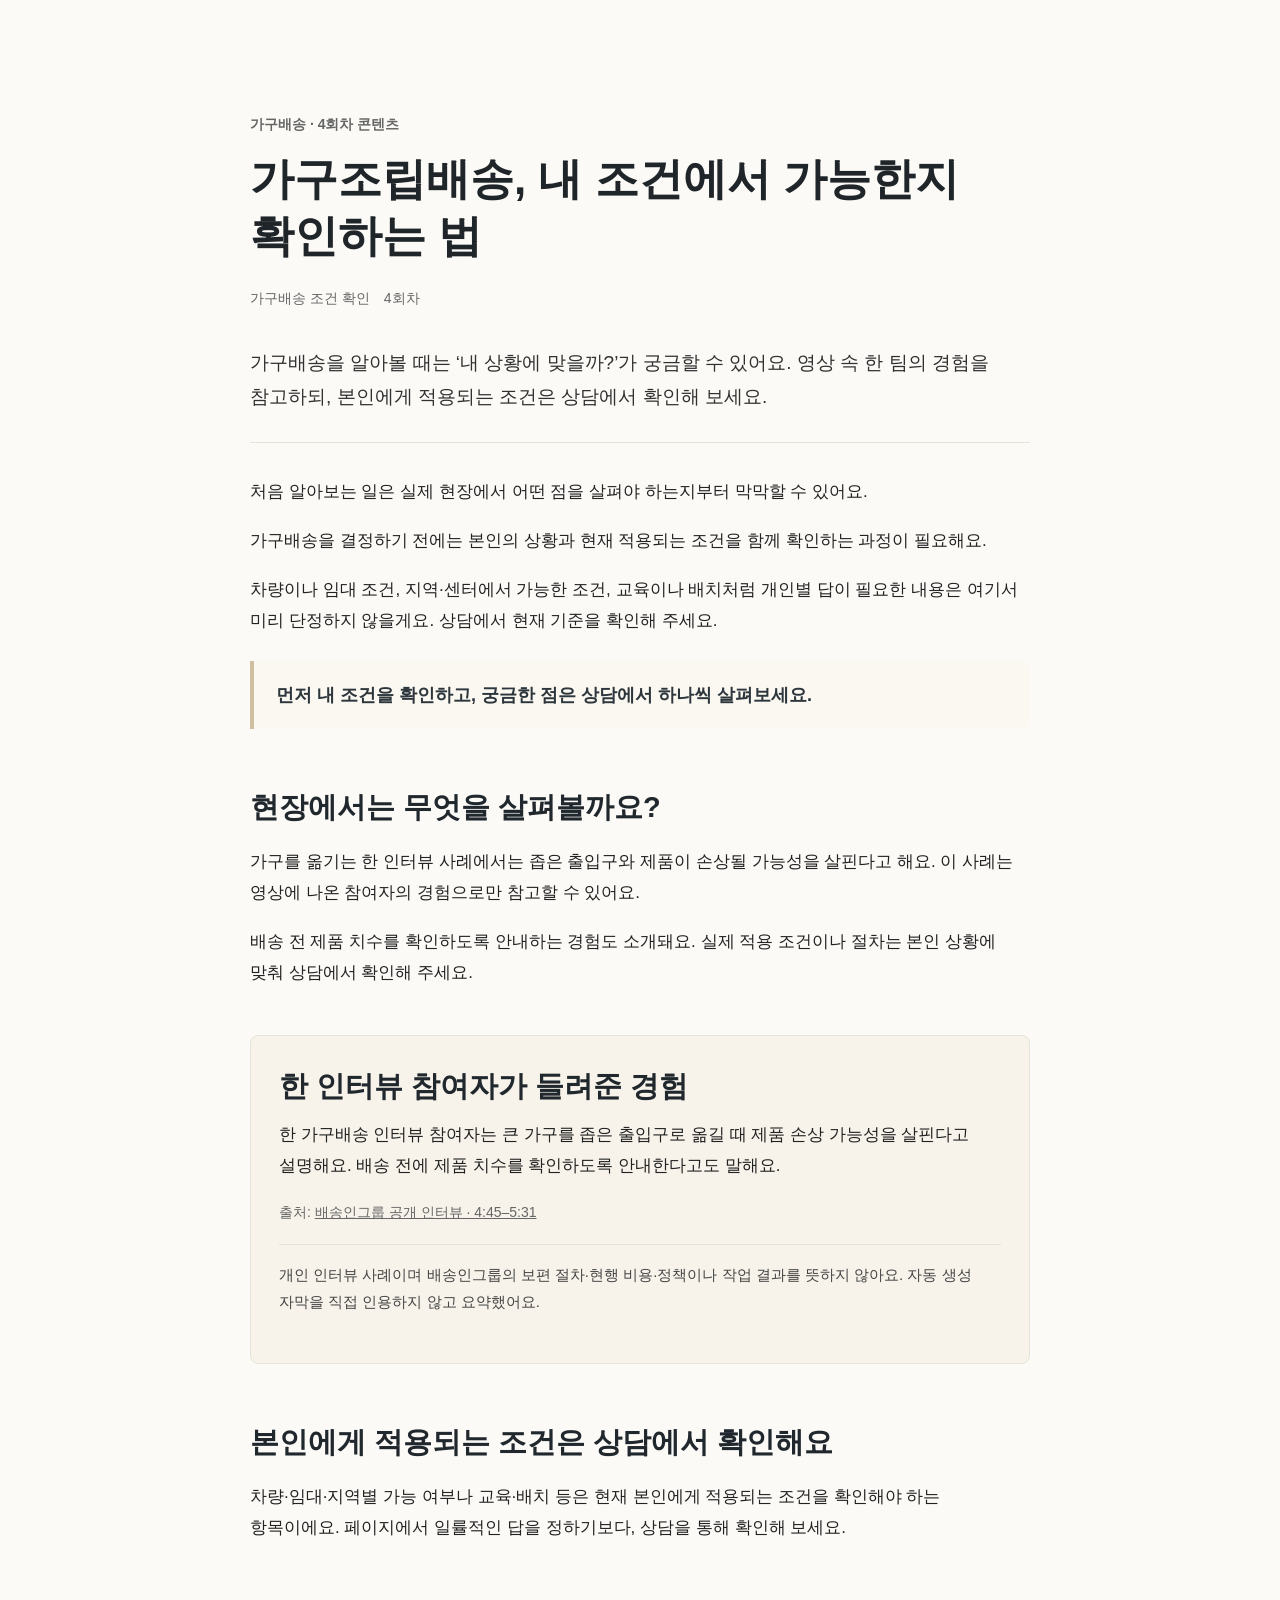
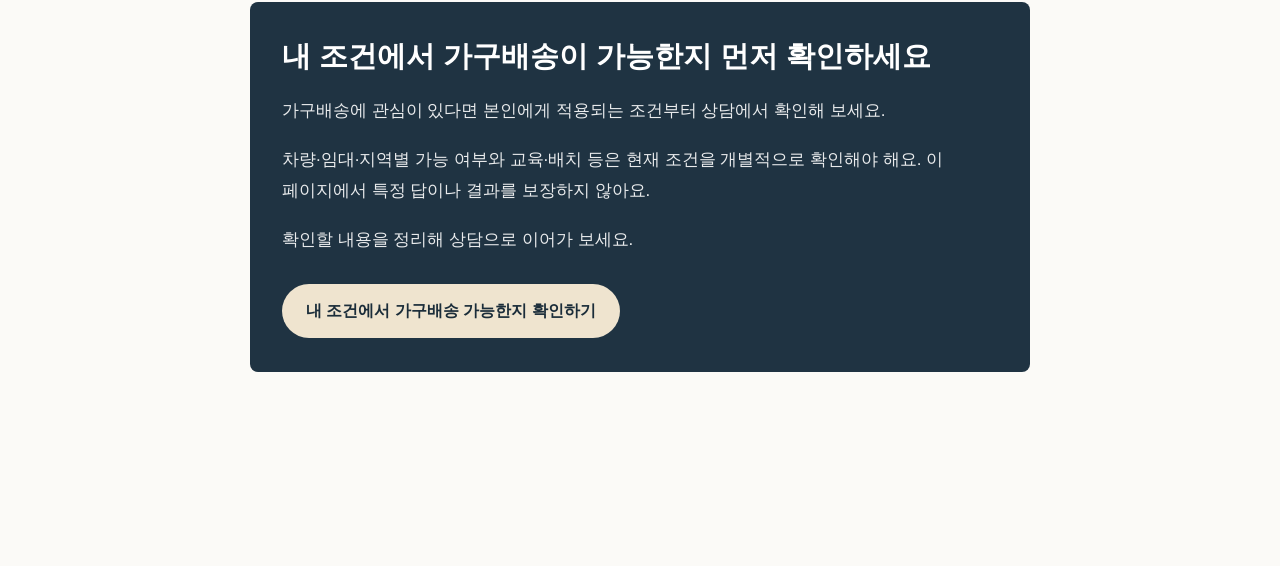
<file: experiment/a/index.html>
<!doctype html>
<html lang="ko">
<head>
  <meta charset="utf-8">
  <meta name="viewport" content="width=device-width,initial-scale=1">
  <meta name="robots" content="noindex,nofollow">
  <title>가구조립배송, 내 조건에서 가능한지 확인하는 법</title>
  <meta name="description" content="가구배송 현장 경험과 내 조건을 상담에서 확인하는 방법을 안내합니다.">
  <script async src="https://www.googletagmanager.com/gtag/js?id=G-GM7XGZ6SSD"></script>
  <link rel="stylesheet" href="../style.css">
</head>
<body data-variant="a">
  <main class="page"><article class="article">
    <header class="article-header">
      <p class="eyebrow">가구배송 · 4회차 콘텐츠</p>
      <h1>가구조립배송, 내 조건에서 가능한지 확인하는 법</h1>
      <div class="meta" aria-label="콘텐츠 정보"><span>가구배송 조건 확인</span><span>4회차</span></div>
      <p class="lead">가구배송을 알아볼 때는 ‘내 상황에 맞을까?’가 궁금할 수 있어요. 영상 속 한 팀의 경험을 참고하되, 본인에게 적용되는 조건은 상담에서 확인해 보세요.</p>
    </header>
    <section class="intro" aria-label="도입부">
      <p>처음 알아보는 일은 실제 현장에서 어떤 점을 살펴야 하는지부터 막막할 수 있어요.</p>
      <p>가구배송을 결정하기 전에는 본인의 상황과 현재 적용되는 조건을 함께 확인하는 과정이 필요해요.</p>
      <p>차량이나 임대 조건, 지역·센터에서 가능한 조건, 교육이나 배치처럼 개인별 답이 필요한 내용은 여기서 미리 단정하지 않을게요. 상담에서 현재 기준을 확인해 주세요.</p>
      <p class="callout">먼저 내 조건을 확인하고, 궁금한 점은 상담에서 하나씩 살펴보세요.</p>
    </section>
    <section class="section" aria-labelledby="practice-title">
      <h2 id="practice-title">현장에서는 무엇을 살펴볼까요?</h2>
      <p>가구를 옮기는 한 인터뷰 사례에서는 좁은 출입구와 제품이 손상될 가능성을 살핀다고 해요. 이 사례는 영상에 나온 참여자의 경험으로만 참고할 수 있어요.</p>
      <p>배송 전 제품 치수를 확인하도록 안내하는 경험도 소개돼요. 실제 적용 조건이나 절차는 본인 상황에 맞춰 상담에서 확인해 주세요.</p>
    </section>
    <section class="evidence" aria-labelledby="evidence-title">
      <h2 id="evidence-title">한 인터뷰 참여자가 들려준 경험</h2>
      <p>한 가구배송 인터뷰 참여자는 큰 가구를 좁은 출입구로 옮길 때 제품 손상 가능성을 살핀다고 설명해요. 배송 전에 제품 치수를 확인하도록 안내한다고도 말해요.</p>
      <p class="source">출처: <a href="https://youtu.be/K2ADGJd9KWg?t=285" target="_blank" rel="noopener">배송인그룹 공개 인터뷰 · 4:45–5:31</a></p>
      <p class="caveat">개인 인터뷰 사례이며 배송인그룹의 보편 절차·현행 비용·정책이나 작업 결과를 뜻하지 않아요. 자동 생성 자막을 직접 인용하지 않고 요약했어요.</p>
    </section>
    <section class="section" aria-labelledby="check-title"><h2 id="check-title">본인에게 적용되는 조건은 상담에서 확인해요</h2><p>차량·임대·지역별 가능 여부나 교육·배치 등은 현재 본인에게 적용되는 조건을 확인해야 하는 항목이에요. 페이지에서 일률적인 답을 정하기보다, 상담을 통해 확인해 보세요.</p></section>
    <section class="cta" aria-labelledby="cta-title">
      <h2 id="cta-title">내 조건에서 가구배송이 가능한지 먼저 확인하세요</h2>
      <p>가구배송에 관심이 있다면 본인에게 적용되는 조건부터 상담에서 확인해 보세요.</p>
      <p>차량·임대·지역별 가능 여부와 교육·배치 등은 현재 조건을 개별적으로 확인해야 해요. 이 페이지에서 특정 답이나 결과를 보장하지 않아요.</p>
      <p>확인할 내용을 정리해 상담으로 이어가 보세요.</p>
      <a class="cta-button" href="https://docs.google.com/forms/d/e/1FAIpQLScFCexs87KMubUapOAMI0mgUKmQholeBFfU5pvEnX-D09mQ9w/viewform?usp=pp_url&amp;entry.1703755640=furniture_04" target="_blank" rel="noopener" data-content-id="furniture_04" data-experiment-id="SC-20260930-furniture-04-001" data-variant="a" data-category="furniture" data-round="4" data-cta="check_furniture_condition">내 조건에서 가구배송 가능한지 확인하기</a>
    </section><div class="bottom-space" aria-hidden="true"></div>
  </article></main>
  <script src="../common.js"></script>
<script>
(function () {
  'use strict';
  var leadId = new URLSearchParams(window.location.search).get('lead_id');
  if (!leadId || !/^[A-Za-z0-9_-]{1,64}$/.test(leadId)) return;
  document.querySelectorAll('a[href^="https://docs.google.com/forms/d/e/"]').forEach(function (link) {
    var formUrl = new URL(link.href);
    formUrl.searchParams.set('entry.1444356839', leadId);
    link.href = formUrl.toString();
  });
}());
</script>
</body>
</html>
</file>
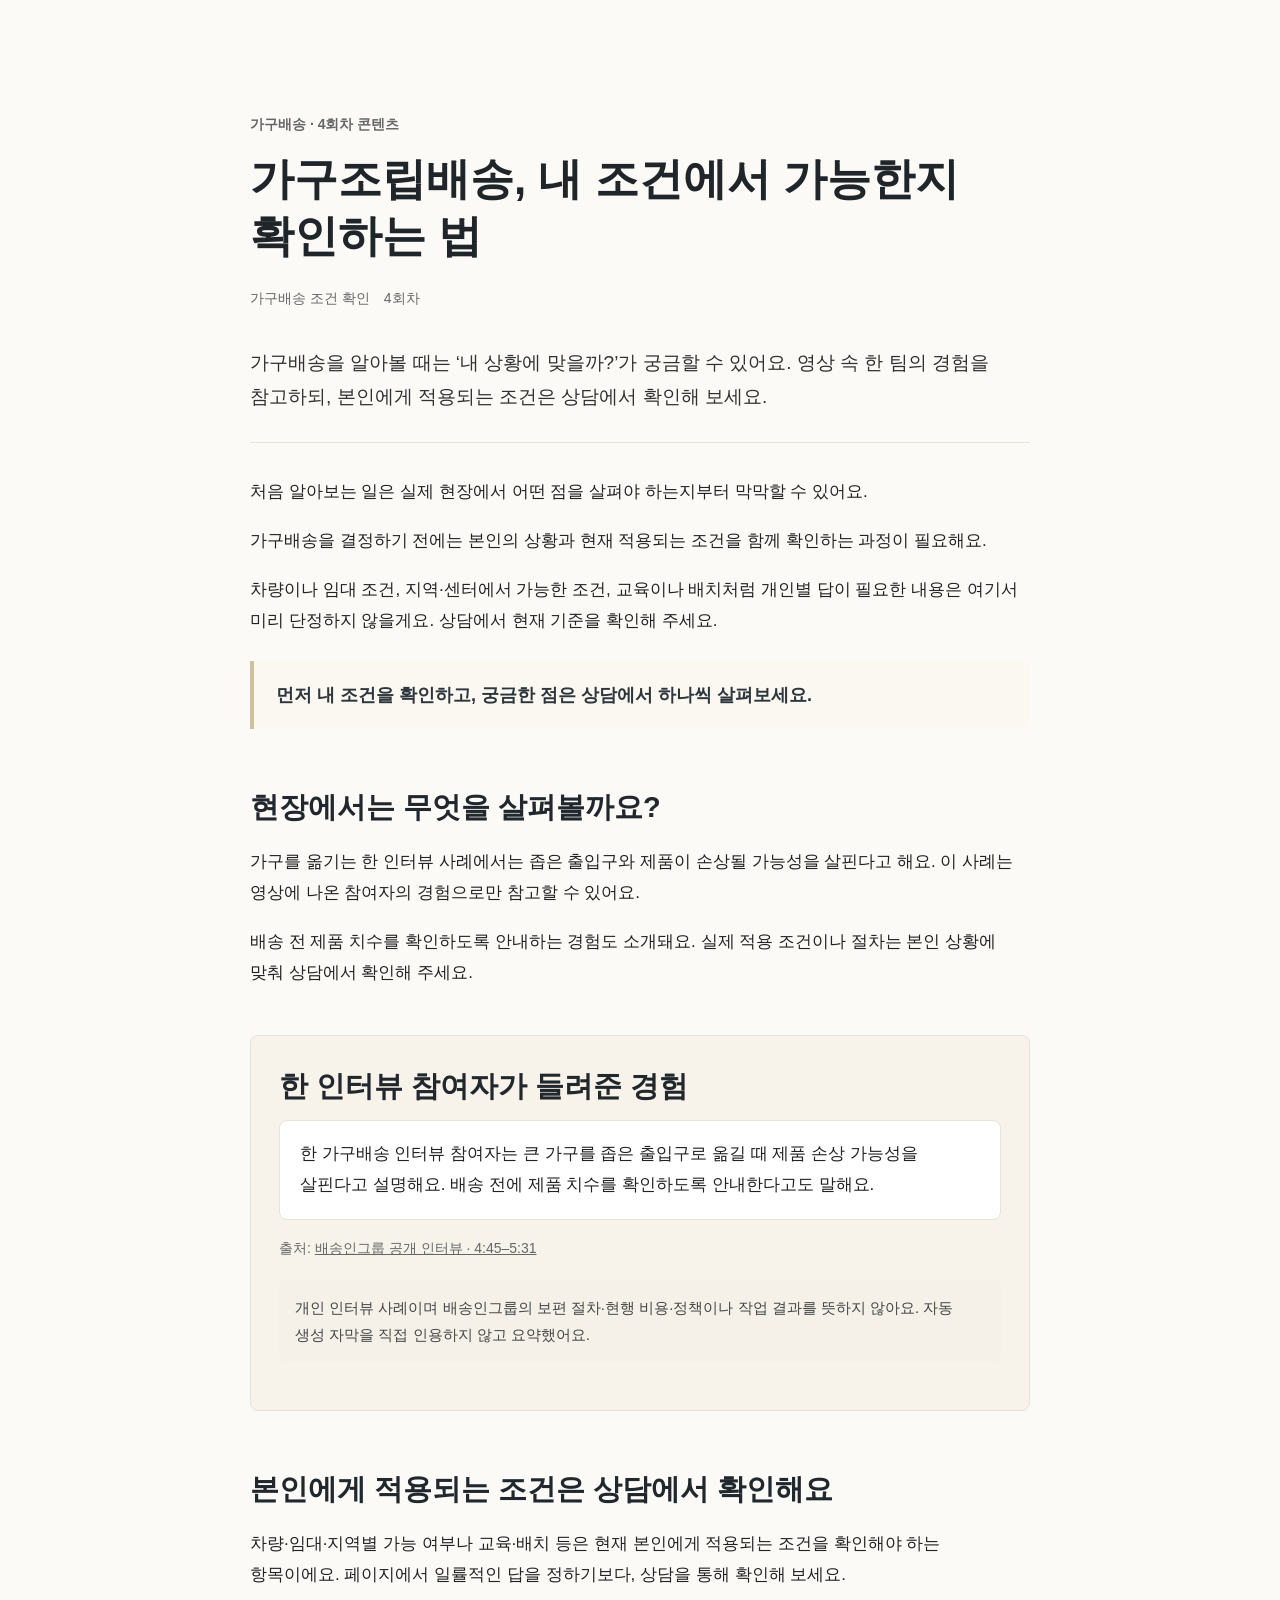
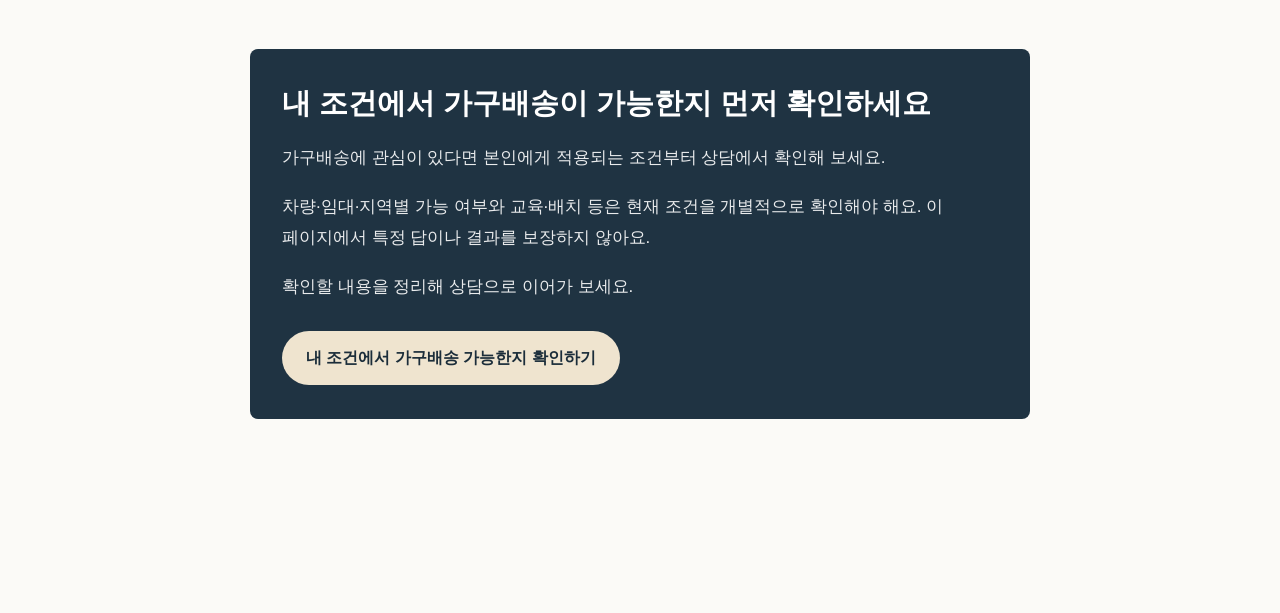
<file: experiment/b/index.html>
<!doctype html>
<html lang="ko">
<head>
  <meta charset="utf-8">
  <meta name="viewport" content="width=device-width,initial-scale=1">
  <meta name="robots" content="noindex,nofollow">
  <title>가구조립배송, 내 조건에서 가능한지 확인하는 법</title>
  <meta name="description" content="가구배송 현장 경험과 내 조건을 상담에서 확인하는 방법을 안내합니다.">
  <script async src="https://www.googletagmanager.com/gtag/js?id=G-GM7XGZ6SSD"></script>
  <link rel="stylesheet" href="../style.css">
</head>
<body data-variant="b">
  <main class="page"><article class="article">
    <header class="article-header">
      <p class="eyebrow">가구배송 · 4회차 콘텐츠</p>
      <h1>가구조립배송, 내 조건에서 가능한지 확인하는 법</h1>
      <div class="meta" aria-label="콘텐츠 정보"><span>가구배송 조건 확인</span><span>4회차</span></div>
      <p class="lead">가구배송을 알아볼 때는 ‘내 상황에 맞을까?’가 궁금할 수 있어요. 영상 속 한 팀의 경험을 참고하되, 본인에게 적용되는 조건은 상담에서 확인해 보세요.</p>
    </header>
    <section class="intro" aria-label="도입부">
      <p>처음 알아보는 일은 실제 현장에서 어떤 점을 살펴야 하는지부터 막막할 수 있어요.</p>
      <p>가구배송을 결정하기 전에는 본인의 상황과 현재 적용되는 조건을 함께 확인하는 과정이 필요해요.</p>
      <p>차량이나 임대 조건, 지역·센터에서 가능한 조건, 교육이나 배치처럼 개인별 답이 필요한 내용은 여기서 미리 단정하지 않을게요. 상담에서 현재 기준을 확인해 주세요.</p>
      <p class="callout">먼저 내 조건을 확인하고, 궁금한 점은 상담에서 하나씩 살펴보세요.</p>
    </section>
    <section class="section" aria-labelledby="practice-title">
      <h2 id="practice-title">현장에서는 무엇을 살펴볼까요?</h2>
      <p>가구를 옮기는 한 인터뷰 사례에서는 좁은 출입구와 제품이 손상될 가능성을 살핀다고 해요. 이 사례는 영상에 나온 참여자의 경험으로만 참고할 수 있어요.</p>
      <p>배송 전 제품 치수를 확인하도록 안내하는 경험도 소개돼요. 실제 적용 조건이나 절차는 본인 상황에 맞춰 상담에서 확인해 주세요.</p>
    </section>
    <section class="evidence" aria-labelledby="evidence-title">
      <h2 id="evidence-title">한 인터뷰 참여자가 들려준 경험</h2>
      <div class="evidence-cards"><div class="evidence-card"><p>한 가구배송 인터뷰 참여자는 큰 가구를 좁은 출입구로 옮길 때 제품 손상 가능성을 살핀다고 설명해요. 배송 전에 제품 치수를 확인하도록 안내한다고도 말해요.</p></div></div>
      <p class="source">출처: <a href="https://youtu.be/K2ADGJd9KWg?t=285" target="_blank" rel="noopener">배송인그룹 공개 인터뷰 · 4:45–5:31</a></p>
      <p class="caveat card-caveat">개인 인터뷰 사례이며 배송인그룹의 보편 절차·현행 비용·정책이나 작업 결과를 뜻하지 않아요. 자동 생성 자막을 직접 인용하지 않고 요약했어요.</p>
    </section>
    <section class="section" aria-labelledby="check-title"><h2 id="check-title">본인에게 적용되는 조건은 상담에서 확인해요</h2><p>차량·임대·지역별 가능 여부나 교육·배치 등은 현재 본인에게 적용되는 조건을 확인해야 하는 항목이에요. 페이지에서 일률적인 답을 정하기보다, 상담을 통해 확인해 보세요.</p></section>
    <section class="cta" aria-labelledby="cta-title">
      <h2 id="cta-title">내 조건에서 가구배송이 가능한지 먼저 확인하세요</h2>
      <p>가구배송에 관심이 있다면 본인에게 적용되는 조건부터 상담에서 확인해 보세요.</p>
      <p>차량·임대·지역별 가능 여부와 교육·배치 등은 현재 조건을 개별적으로 확인해야 해요. 이 페이지에서 특정 답이나 결과를 보장하지 않아요.</p>
      <p>확인할 내용을 정리해 상담으로 이어가 보세요.</p>
      <a class="cta-button" href="https://docs.google.com/forms/d/e/1FAIpQLScFCexs87KMubUapOAMI0mgUKmQholeBFfU5pvEnX-D09mQ9w/viewform?usp=pp_url&amp;entry.1703755640=furniture_04" target="_blank" rel="noopener" data-content-id="furniture_04" data-experiment-id="SC-20260930-furniture-04-001" data-variant="b" data-category="furniture" data-round="4" data-cta="check_furniture_condition">내 조건에서 가구배송 가능한지 확인하기</a>
    </section><div class="bottom-space" aria-hidden="true"></div>
  </article></main>
  <script src="../common.js"></script>
<script>
(function () {
  'use strict';
  var leadId = new URLSearchParams(window.location.search).get('lead_id');
  if (!leadId || !/^[A-Za-z0-9_-]{1,64}$/.test(leadId)) return;
  document.querySelectorAll('a[href^="https://docs.google.com/forms/d/e/"]').forEach(function (link) {
    var formUrl = new URL(link.href);
    formUrl.searchParams.set('entry.1444356839', leadId);
    link.href = formUrl.toString();
  });
}());
</script>
</body>
</html>
</file>
<file: experiment/style.css>
:root{--bg:#fbfaf7;--paper:#fff;--text:#222;--muted:#666;--line:#e8e3d8;--soft:#f7f3ea;--ink:#1f3342;--button:#efe4cf;--button-text:#1b2d3a}*{box-sizing:border-box}body{margin:0;background:var(--bg);color:var(--text);font-family:-apple-system,BlinkMacSystemFont,"Apple SD Gothic Neo","Noto Sans KR","Malgun Gothic",Arial,sans-serif;line-height:1.82;word-break:keep-all;overflow-wrap:break-word}a{color:inherit}.page{padding:56px 20px 96px}.article{width:min(100%,780px);margin:0 auto;padding:56px 0 64px}.article-header{padding-bottom:28px;border-bottom:1px solid var(--line)}.eyebrow{margin:0 0 14px;color:var(--muted);font-size:14px;font-weight:700}h1{margin:0;color:#1f2529;font-size:clamp(30px,5vw,44px);line-height:1.28}.meta{display:flex;flex-wrap:wrap;gap:8px 14px;margin-top:22px;color:var(--muted);font-size:14px}.lead{margin:34px 0 0;color:#313131;font-size:19px;line-height:1.8}p{margin:0 0 18px;font-size:17px}.intro{margin-top:34px}.section{padding-top:12px;margin-top:46px}h2{margin:0 0 20px;color:#20272d;font-size:clamp(23px,4vw,29px);line-height:1.38}.callout{margin:24px 0;padding:18px 22px;color:#2d363c;background:#faf8f1;border-left:4px solid #cdbf9f;border-radius:0 8px 8px 0;font-size:18px;font-weight:700}.evidence{margin-top:46px;padding:30px 28px;background:var(--soft);border:1px solid var(--line);border-radius:8px}.evidence h2{margin-bottom:14px}.evidence-cards{display:grid;gap:12px}.evidence-card{padding:18px 20px;background:#fff;border:1px solid var(--line);border-radius:8px}.evidence-card p:last-child{margin-bottom:0}.source{margin-top:16px;color:var(--muted);font-size:14px}.caveat{margin-top:18px;padding-top:16px;border-top:1px solid var(--line);color:#454545;font-size:15px}.card-caveat{padding:14px 16px;background:#f5f1e8;border:0;border-radius:6px}.cta{margin-top:58px;padding:34px 32px;background:var(--ink);color:#fff;border-radius:8px}.cta h2{color:#fff}.cta p{color:rgba(255,255,255,.9)}.cta-button{display:inline-flex;align-items:center;justify-content:center;min-height:54px;margin-top:10px;padding:15px 24px;border-radius:999px;background:var(--button);color:var(--button-text);font-size:16px;font-weight:800;line-height:1.35;text-align:center;text-decoration:none}.bottom-space{height:34px}@media(max-width:720px){.page{padding:0;background:var(--paper)}.article{width:100%;padding:38px 20px 58px}.article-header{padding-bottom:24px}.lead{font-size:17px}p{font-size:16px;line-height:1.82}.section{margin-top:38px}.callout{padding:16px 18px;font-size:16px}.evidence{padding:24px 20px}.evidence-card{padding:16px}.cta{margin-top:48px;padding:30px 22px}.cta-button{width:100%;padding-left:18px;padding-right:18px}}
</file>
